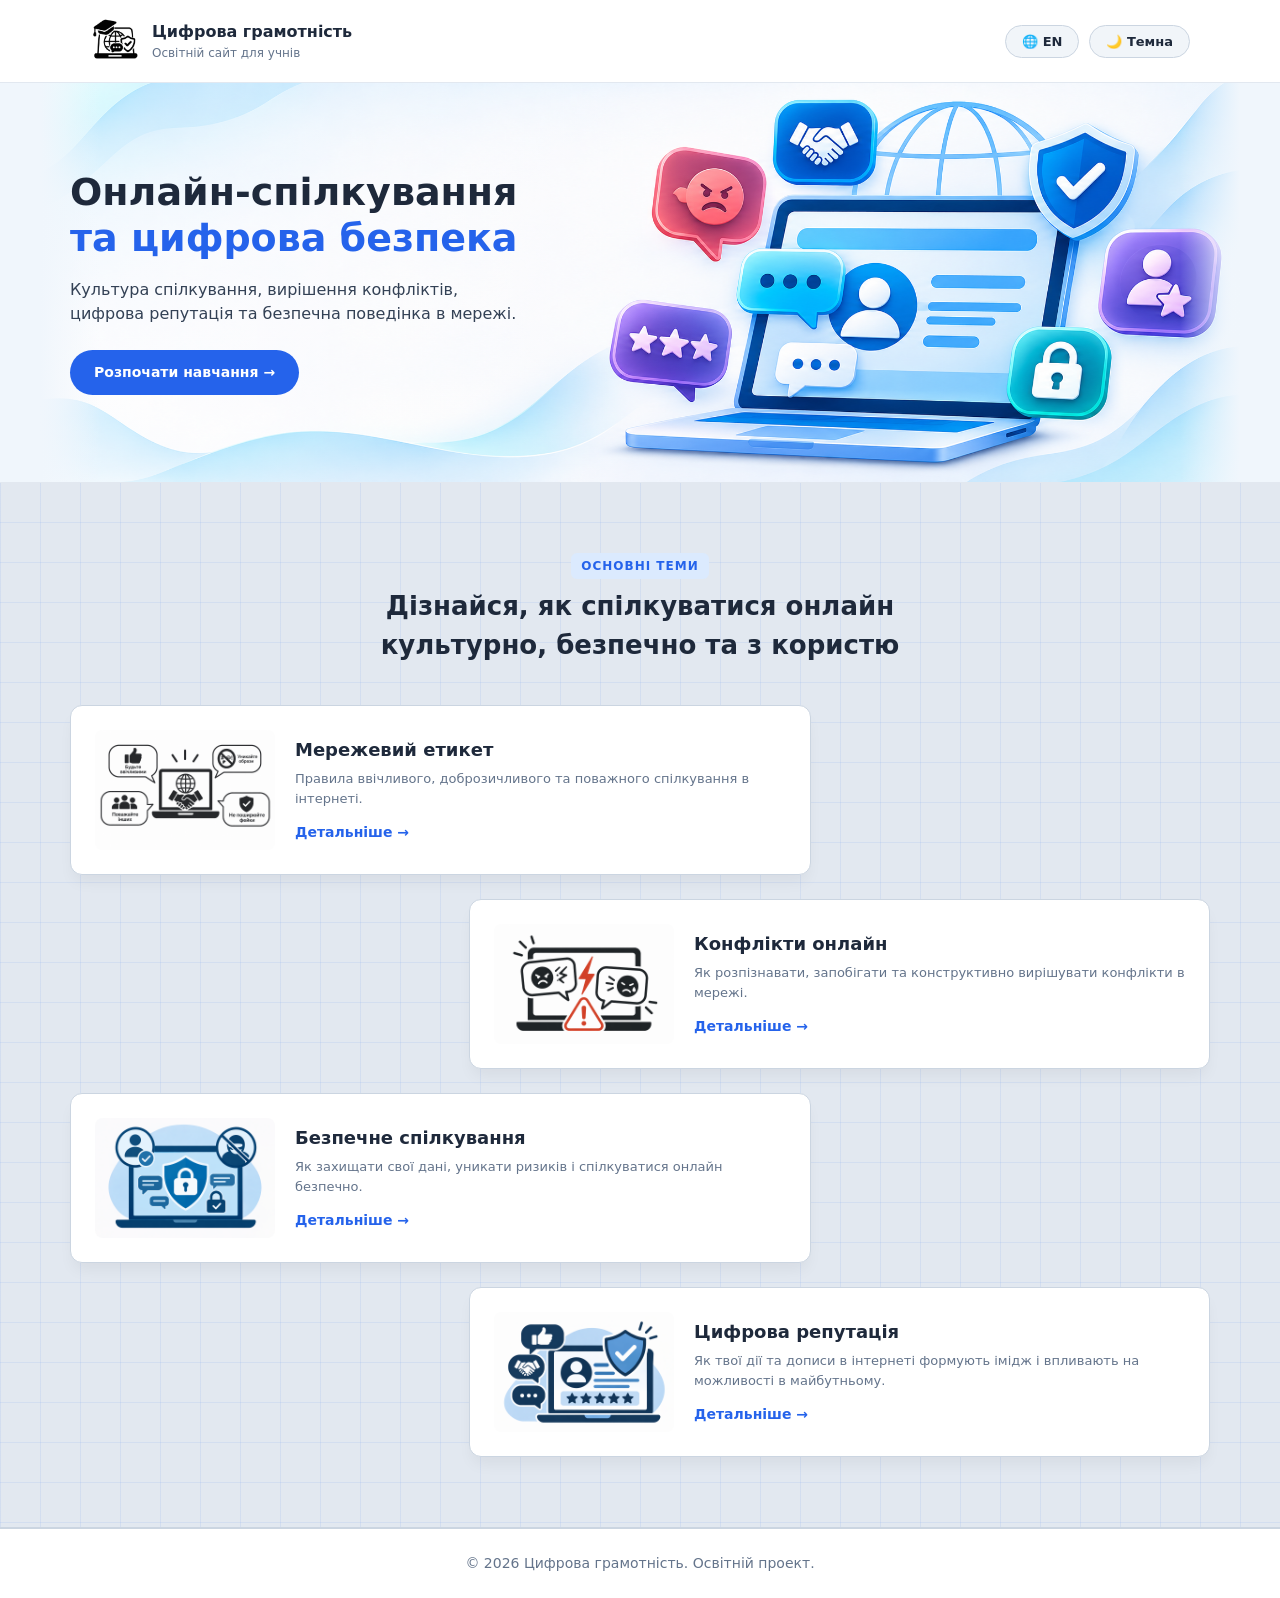
<file: main.html>
<!DOCTYPE html>
<html lang="uk">
<head>
  <meta charset="UTF-8">
  <meta name="viewport" content="width=device-width, initial-scale=1.0">
  <title>Цифрова грамотність</title>
  <link rel="stylesheet" href="coch.css">
</head>

<body id="top">

  <!-- Шапка сайта -->
  <header class="header">
    <div class="header-container">

      <a href="main.html#top" class="logo">

        <img src="photos/light-logo.png" data-light="photos/light-logo.png" data-dark="photos/logo.png"
             alt="Логотип"
             class="logo-icon">

        <div class="logo-text">
          <span class="logo-title" data-i18n="logoTitle">
            Цифрова грамотність
          </span>

          <span class="logo-subtitle" data-i18n="logoSubtitle">
            Освітній сайт для учнів
          </span>
        </div>

      </a>

      <div class="header-actions">

        <button id="lang-toggle" class="theme-btn">
          🌐 EN
        </button>

        <button id="theme-toggle" class="theme-btn">
          🌙 Темна
        </button>

      </div>

    </div>
  </header>

  <main>

    <!-- Главная секция с баннером -->
    <section class="hero hero-banner">

      <div class="hero-container">

        <div class="hero-content">

          <h1 class="hero-title">

            <span data-i18n="heroTitle1">
              Онлайн-спілкування
            </span>

            <br>

            <span class="highlight" data-i18n="heroTitle2">
              та цифрова безпека
            </span>

          </h1>

          <p class="hero-description" data-i18n="heroDesc">
            Культура спілкування, вирішення конфліктів,
            цифрова репутація та безпечна поведінка в мережі.
          </p>

          <a href="#topics"
             class="btn btn-primary"
             data-i18n="heroBtn">
            Розпочати навчання →
          </a>

        </div>

      </div>

    </section>

    <!-- Основные темы -->
    <section class="topics-section" id="topics">

      <div class="section-badge" data-i18n="topicsBadge">
        ОСНОВНІ ТЕМИ
      </div>

      <h2 class="section-title">

        <span data-i18n="topicsTitle1">
          Дізнайся, як спілкуватися онлайн
        </span>

        <br>

        <span data-i18n="topicsTitle2">
          культурно, безпечно та з користю
        </span>

      </h2>

      <div class="cards-grid">

        <!-- Карточка 1 -->
        <div class="card card-1">

          <div class="card-media-placeholder">

            <img src="photos/et2.png" data-light="photos/et2.png" data-dark="photos/et-dark.png"
                 alt="Мережевий етикет">

          </div>

          <div class="card-content">

            <h3 data-i18n="card1Title">
              Мережевий етикет
            </h3>

            <p data-i18n="card1Desc">
              Правила ввічливого, доброзичливого та
              поважного спілкування в інтернеті.
            </p>

            <a href="#"
               class="card-link"
               data-i18n="cardLink">
              Детальніше →
            </a>

          </div>

        </div>

        <!-- Карточка 2 -->
        <div class="card card-2">

          <div class="card-media-placeholder">

            <img src="photos/conf2.png" data-light="photos/conf2.png" data-dark="photos/conf-dark.png"
                 alt="Конфлікти онлайн">

          </div>

          <div class="card-content">

            <h3 data-i18n="card2Title">
              Конфлікти онлайн
            </h3>

            <p data-i18n="card2Desc">
              Як розпізнавати, запобігати та конструктивно
              вирішувати конфлікти в мережі.
            </p>

            <a href="conflict.html"
               class="card-link"
               data-i18n="cardLink">
              Детальніше →
            </a>

          </div>

        </div>

        <!-- Карточка 3 -->
        <div class="card card-3">

          <div class="card-media-placeholder">

            <img src="photos/sc2.png" data-light="photos/sc2.png" data-dark="photos/sc-dark.png"
                 alt="Безпечне спілкування">

          </div>

          <div class="card-content">

            <h3 data-i18n="card3Title">
              Безпечне спілкування
            </h3>

            <p data-i18n="card3Desc">
              Як захищати свої дані, уникати ризиків
              і спілкуватися онлайн безпечно.
            </p>

            <a href="#"
               class="card-link"
               data-i18n="cardLink">
              Детальніше →
            </a>

          </div>

        </div>

        <!-- Карточка 4 -->
        <div class="card card-4">

          <div class="card-media-placeholder">

            <img src="photos/rep1.png" data-light="photos/rep1.png" data-dark="photos/rep-dark.png"
                 alt="Цифрова репутація">

          </div>

          <div class="card-content">

            <h3 data-i18n="card4Title">
              Цифрова репутація
            </h3>

            <p data-i18n="card4Desc">
              Як твої дії та дописи в інтернеті формують
              імідж і впливають на можливості в майбутньому.
            </p>

            <a href="#"
               class="card-link"
               data-i18n="cardLink">
              Детальніше →
            </a>

          </div>

        </div>

      </div>

    </section>

  </main>

  <!-- Подвал сайта -->
  <footer class="footer">

    <div class="footer-container">

      <p data-i18n="footerText">
        © 2026 Цифрова грамотність. Освітній проект.
      </p>

    </div>

  </footer>

  <!-- Переключение языка и темы -->
  <script>

    const translations = {

      uk: {

        pageTitle: "Цифрова грамотність",

        logoTitle: "Цифрова грамотність",
        logoSubtitle: "Освітній сайт для учнів",

        heroTitle1: "Онлайн-спілкування",
        heroTitle2: "та цифрова безпека",

        heroDesc: "Культура спілкування, вирішення конфліктів, цифрова репутація та безпечна поведінка в мережі.",

        heroBtn: "Розпочати навчання →",

        topicsBadge: "ОСНОВНІ ТЕМИ",

        topicsTitle1: "Дізнайся, як спілкуватися онлайн",
        topicsTitle2: "культурно, безпечно та з користю",

        card1Title: "Мережевий етикет",
        card1Desc: "Правила ввічливого, доброзичливого та поважного спілкування в інтернеті.",

        card2Title: "Конфлікти онлайн",
        card2Desc: "Як розпізнавати, запобігати та конструктивно вирішувати конфлікти в мережі.",

        card3Title: "Безпечне спілкування",
        card3Desc: "Як захищати свої дані, уникати ризиків і спілкуватися онлайн безпечно.",

        card4Title: "Цифрова репутація",
        card4Desc: "Як твої дії та дописи в інтернеті формують імідж і впливають на можливості в майбутньому.",

        cardLink: "Детальніше →",

        footerText: "© 2026 Цифрова грамотність. Освітній проект.",

        themeDark: "🌙 Темна",
        themeLight: "☀️ Світла",

        langBtn: "🌐 EN"

      },

      en: {

        pageTitle: "Digital Literacy",

        logoTitle: "Digital Literacy",
        logoSubtitle: "Educational site for students",

        heroTitle1: "Online Communication",
        heroTitle2: "& Digital Safety",

        heroDesc: "Communication culture, conflict resolution, digital reputation, and safe online behavior.",

        heroBtn: "Start Learning →",

        topicsBadge: "MAIN TOPICS",

        topicsTitle1: "Learn how to communicate online",
        topicsTitle2: "politely, safely, and effectively",

        card1Title: "Netiquette",
        card1Desc: "Rules for polite, friendly, and respectful communication on the internet.",

        card2Title: "Online Conflicts",
        card2Desc: "How to recognize, prevent, and constructively resolve conflicts online.",

        card3Title: "Safe Communication",
        card3Desc: "How to protect your data, avoid risks, and communicate safely online.",

        card4Title: "Digital Reputation",
        card4Desc: "How your online actions and posts shape your image and affect future opportunities.",

        cardLink: "Learn more →",

        footerText: "© 2026 Digital Literacy. Educational project.",

        themeDark: "🌙 Dark",
        themeLight: "☀️ Light",

        langBtn: "🌐 UA"

      }

    };

    const themeToggleBtn = document.getElementById("theme-toggle");
    const langToggleBtn = document.getElementById("lang-toggle");
    const themeImages = document.querySelectorAll("img[data-light][data-dark]");

    let currentLang = localStorage.getItem("lang") || "uk";
    let isDark = localStorage.getItem("theme") === "dark";

    if (!translations[currentLang]) {
      currentLang = "uk";
    }

    // Обновление темы и всех изображений
    function updateThemeUI() {
      document.body.classList.toggle("dark-theme", isDark);
      themeToggleBtn.textContent = isDark
        ? translations[currentLang].themeLight
        : translations[currentLang].themeDark;
      themeImages.forEach(img => {
        img.src = isDark ? img.dataset.dark : img.dataset.light;
      });
    }

    // Обновление языка
    function updateLanguageUI() {

      document.documentElement.lang = currentLang;

      document.title = translations[currentLang].pageTitle;

      langToggleBtn.textContent =
        translations[currentLang].langBtn;

      document.querySelectorAll("[data-i18n]").forEach(el => {

        const key = el.getAttribute("data-i18n");

        if (translations[currentLang][key]) {

          el.textContent = translations[currentLang][key];

        }

      });

      updateThemeUI();

    }

    // Переключение темы
    themeToggleBtn.addEventListener("click", () => {

      isDark = !isDark;

      localStorage.setItem(
        "theme",
        isDark ? "dark" : "light"
      );

      updateThemeUI();

    });

    // Переключение языка
    langToggleBtn.addEventListener("click", () => {

      currentLang = currentLang === "uk" ? "en" : "uk";

      localStorage.setItem("lang", currentLang);

      updateLanguageUI();

    });

    // Прокрутка вверх при нажатии на логотип
    document.querySelector(".logo").addEventListener("click", event => {

      event.preventDefault();

      window.scrollTo({
        top: 0,
        behavior: "smooth"
      });

      history.replaceState(null, "", "#top");

    });

    // Запуск при загрузке страницы
    updateLanguageUI();

  </script>

</body>
</html>
</file>
<file: coch.css>
/* ================= ОСНОВНЫЕ НАСТРОЙКИ ================= */

* {
  box-sizing: border-box;
  margin: 0;
  padding: 0;
  font-family: system-ui, -apple-system, BlinkMacSystemFont,
    "Segoe UI", Roboto, sans-serif;
}

html {
  scroll-behavior: smooth;
}

body {
  background-color: #f0f4f8;
  color: #2d3748;
  line-height: 1.5;
  transition: background-color 0.3s, color 0.3s;
}

/* ================= ШАПКА САЙТА ================= */

.header {
  background: #ffffff;
  border-bottom: 1px solid #e2e8f0;
  position: sticky;
  top: 0;
  z-index: 100;
  transition: background 0.3s, border-color 0.3s;
}

.header-container {
  width: 100%;
  max-width: 1140px;
  margin: 0 auto;
  padding: 16px 20px;
  display: flex;
  align-items: center;
  justify-content: space-between;
}

/* ================= ЛОГОТИП ================= */

.logo {
  display: flex;
  align-items: center;
  gap: 12px;
  text-decoration: none;
  color: inherit;
  cursor: pointer;
  transition: opacity 0.2s;
}

.logo:hover {
  opacity: 0.8;
}

.logo-icon {
  width: 50px;
  height: 50px;
  object-fit: contain;
  border-radius: 10px;
  flex-shrink: 0;
}

/* Светлый логотип */

body:not(.dark-theme) .logo-icon {
  content: url("photos/light-logo.png");
  filter: invert(1);
}

/* Темный логотип */

body.dark-theme .logo-icon {
  content: url("photos/logo.png");
  filter: none;
}

.logo-icon-placeholder {
  width: 40px;
  height: 40px;
  background-color: #2563eb;
  border-radius: 50%;
  flex-shrink: 0;
}

.logo-title {
  display: block;
  font-weight: 700;
  font-size: 16px;
  color: #1e293b;
  transition: color 0.3s;
}

.logo-subtitle {
  display: block;
  font-size: 12px;
  color: #64748b;
}

.header-actions {
  display: flex;
  align-items: center;
  gap: 10px;
}

/* ================= КНОПКИ ================= */

.theme-btn {
  background: #f1f5f9;
  border: 1px solid #cbd5e1;
  padding: 8px 16px;
  border-radius: 20px;
  font-size: 13px;
  font-weight: 600;
  cursor: pointer;
  color: #1e293b;
  transition: background 0.2s, border-color 0.2s;
}

.theme-btn:hover {
  background: #e2e8f0;
}

.btn {
  display: inline-block;
  padding: 10px 20px;
  border-radius: 24px;
  font-size: 14px;
  font-weight: 600;
  cursor: pointer;
  border: none;
  text-decoration: none;
  transition: background-color 0.2s, transform 0.2s;
}

.btn:hover {
  transform: translateY(-2px);
}

.btn-primary {
  background-color: #2563eb;
  color: #ffffff;
}

.btn-primary:hover {
  background-color: #1d4ed8;
}

/* ================= ГЛАВНАЯ СЕКЦИЯ ================= */

.hero {
  padding: 60px 20px;
  background-color: #ffffff;
  border-bottom: 1px solid #e2e8f0;
  transition: background-color 0.3s, border-color 0.3s;
}

.hero-container {
  width: 100%;
  max-width: 1140px;
  margin: 0 auto;
  display: flex;
  align-items: center;
  gap: 40px;
}

.hero-content {
  flex: 1;
  min-width: 0;
}

.hero-title {
  font-size: 38px;
  font-weight: 800;
  line-height: 1.2;
  color: #1e293b;
  margin-bottom: 16px;
  transition: color 0.3s;
}

.highlight {
  color: #2563eb;
}

.hero-description {
  font-size: 16px;
  color: #475569;
  margin-bottom: 24px;
  max-width: 480px;
  transition: color 0.3s;
}

/* ================= ГЛАВНЫЙ БАННЕР ================= */

.hero.hero-banner {
  position: relative;
  isolation: isolate;
  width: 100%;

  height: auto;
  min-height: 400px;
  max-height: none;

  aspect-ratio: auto;
  padding: 40px 20px;

  background-color: #f0f6fc;
  background-image: none;

  display: flex;
  align-items: center;
  justify-content: center;

  overflow: hidden;
}

/* Изображение баннера ограничено по ширине */

.hero.hero-banner::before {
  content: "";
  position: absolute;

  top: 0;
  bottom: 0;
  left: 50%;

  transform: translateX(-50%);

  width: 100%;
  max-width: 1200px;

  z-index: -1;

  background-image:
    linear-gradient(
      90deg,
      rgba(255, 255, 255, 0.45) 0%,
      rgba(255, 255, 255, 0.20) 30%,
      rgba(255, 255, 255, 0) 55%,
      rgba(255, 255, 255, 0) 100%
    ),
    url("photos/light-banner.png");

  background-size: cover;
  background-position: center;
  background-repeat: no-repeat;
}

/* Плавный переход по краям баннера */

.hero.hero-banner::after {
  content: "";
  position: absolute;

  top: 0;
  bottom: 0;
  left: 50%;

  transform: translateX(-50%);

  width: 100%;
  max-width: 1200px;

  z-index: -1;
  pointer-events: none;

  background: linear-gradient(
    90deg,
    #f0f6fc 0%,
    transparent 5%,
    transparent 95%,
    #f0f6fc 100%
  );
}

/* Контейнер текста баннера */

.hero-banner .hero-container {
  position: relative;

  width: 100%;
  max-width: 1140px;
  margin: 0 auto;

  display: flex;
  align-items: center;
  justify-content: flex-start;
}

.hero-banner .hero-content {
  width: 100%;
  max-width: 520px;
}

.hero-banner .hero-title {
  font-size: 38px;
  line-height: 1.2;
  color: #1e293b;
  margin-bottom: 16px;
}

.hero-banner .highlight {
  color: #2563eb;
}

.hero-banner .hero-description {
  font-size: 16px;
  color: #334155;
  max-width: 460px;
  margin-bottom: 24px;
}

.hero-banner .btn-primary {
  padding: 12px 24px;
}

/* ================= ДОПОЛНИТЕЛЬНЫЕ ИЗОБРАЖЕНИЯ ================= */

.hero-image-placeholder {
  flex: 1;
  width: 100%;
  min-width: 0;
  height: auto;

  border: none;
  border-radius: 16px;
  background: transparent;
  overflow: hidden;

  display: flex;
  align-items: center;
  justify-content: center;
}

.hero-image-placeholder img {
  width: 100%;
  height: auto;
  display: block;
  object-fit: contain;
  border-radius: 16px;
}

/* ================= ОСНОВНЫЕ ТЕМЫ ================= */

.topics-section {
  width: 100%;
  padding: 70px 20px;
  margin: 0 auto;
  text-align: center;

  background-color: #e2e8f0;

  background-image:
    linear-gradient(
      90deg,
      rgba(37, 99, 235, 0.08) 1px,
      transparent 1px
    ),
    linear-gradient(
      0deg,
      rgba(37, 99, 235, 0.08) 1px,
      transparent 1px
    );

  background-size: 40px 40px;

  border-bottom: 1px solid #cbd5e1;
  scroll-margin-top: 90px;

  transition:
    background-color 0.3s,
    border-color 0.3s;
}

.section-badge {
  display: inline-block;
  font-size: 12px;
  font-weight: 700;
  color: #2563eb;
  letter-spacing: 1px;

  margin-bottom: 8px;
  background: #dbeafe;
  padding: 4px 10px;
  border-radius: 6px;
}

.section-title {
  font-size: 26px;
  color: #1e293b;
  margin-bottom: 40px;
  transition: color 0.3s;
}

/* ================= КАРТОЧКИ ================= */

.cards-grid {
  width: 100%;
  max-width: 1140px;
  margin: 0 auto;

  display: flex;
  flex-direction: column;
  gap: 24px;
}

.card {
  background: #ffffff;
  border: 1px solid #cbd5e1;
  border-radius: 12px;
  padding: 24px;

  display: flex;
  align-items: center;
  gap: 20px;

  text-align: left;
  width: 65%;

  box-shadow:
    0 10px 15px -3px rgba(0, 0, 0, 0.05);

  transition:
    transform 0.2s,
    background 0.3s,
    border-color 0.3s,
    box-shadow 0.2s;
}

.card:hover {
  transform: translateY(-3px);

  box-shadow:
    0 15px 25px -5px rgba(0, 0, 0, 0.1);
}

/* Расположение карточек лесенкой */

.card:nth-child(odd) {
  align-self: flex-start;
}

.card:nth-child(even) {
  align-self: flex-end;
}

/* ================= ФОТОГРАФИИ КАРТОЧЕК ================= */

.card-media-placeholder {
  width: 180px;
  height: 120px;

  border: none;
  border-radius: 8px;
  background: #ffffff;

  overflow: hidden;

  display: flex;
  align-items: center;
  justify-content: center;

  flex-shrink: 0;
}

.card-media-placeholder img {
  width: 100%;
  height: 100%;
  object-fit: contain;
  display: block;
}

/* ================= СВЕТЛЫЕ ФОТОГРАФИИ ================= */

/* Мережевий етикет */

body:not(.dark-theme) .card-1 img {
  content: url("photos/et2.png");
}

/* Конфлікти онлайн */

body:not(.dark-theme) .card-2 img {
  content: url("photos/conf2.png");
}

/* Безпечне спілкування */

body:not(.dark-theme) .card-3 img {
  content: url("photos/sc2.png");
}

/* Цифрова репутація */

body:not(.dark-theme) .card-4 img {
  content: url("photos/rep1.png");
}

/* ================= ТЕМНЫЕ ФОТОГРАФИИ ================= */

body.dark-theme .card-1 img {
  content: url("photos/et-dark.png");
}

body.dark-theme .card-2 img {
  content: url("photos/conf-dark.png");
}

body.dark-theme .card-3 img {
  content: url("photos/sc-dark.png");
}

body.dark-theme .card-4 img {
  content: url("photos/rep-dark.png");
}

/* ================= ТЕКСТ КАРТОЧЕК ================= */

.card-content {
  flex: 1;
  min-width: 0;
}

.card-content h3 {
  font-size: 18px;
  color: #1e293b;
  margin-bottom: 6px;
  transition: color 0.3s;
}

.card-content p {
  font-size: 13px;
  color: #64748b;
  margin-bottom: 12px;
  transition: color 0.3s;
}

.card-link {
  color: #2563eb;
  font-size: 14px;
  font-weight: 600;
  text-decoration: none;
}

.card-link:hover {
  text-decoration: underline;
}

/* ================= СВЕТЛЫЙ ФУТЕР ================= */

.footer {
  background: #ffffff;
  color: #64748b;

  border-top: 1px solid #cbd5e1;

  text-align: center;
  padding: 24px;
  font-size: 14px;

  transition:
    background 0.3s,
    color 0.3s,
    border-color 0.3s;
}

.footer-container {
  max-width: 1140px;
  margin: 0 auto;
}

/* ================= ТЕМНАЯ ТЕМА ================= */

body.dark-theme {
  background-color: #0f172a;
  color: #f1f5f9;
}

/* Темная шапка */

body.dark-theme .header {
  background: #1e293b;
  border-color: #334155;
}

/* Темные кнопки */

body.dark-theme .theme-btn {
  background: #334155;
  border-color: #475569;
  color: #f1f5f9;
}

body.dark-theme .theme-btn:hover {
  background: #475569;
}

/* Цвета текста */

body.dark-theme .logo-title,
body.dark-theme .hero-title,
body.dark-theme .section-title,
body.dark-theme .card-content h3 {
  color: #f8fafc;
}

body.dark-theme .logo-subtitle,
body.dark-theme .hero-description,
body.dark-theme .card-content p {
  color: #94a3b8;
}

body.dark-theme .highlight {
  color: #60a5fa;
}

/* ================= ТЕМНАЯ ГЛАВНАЯ СЕКЦИЯ ================= */

body.dark-theme .hero {
  background-color: #1e293b;
  border-color: #334155;
}

/* ================= ТЕМНЫЙ БАННЕР ================= */

body.dark-theme .hero.hero-banner {
  background-color: #06182f;
  background-image: none;
}

/* Затемнение только слева */

body.dark-theme .hero.hero-banner::before {
  background-image:
    linear-gradient(
      90deg,
      rgba(0, 0, 0, 0.35) 0%,
      rgba(0, 0, 0, 0.20) 25%,
      rgba(0, 0, 0, 0.08) 40%,
      rgba(0, 0, 0, 0) 55%,
      rgba(0, 0, 0, 0) 100%
    ),
    url("photos/banner.jpg");

  background-size: cover;
  background-position: center;
  background-repeat: no-repeat;
}

/* Плавные края темного баннера */

body.dark-theme .hero.hero-banner::after {
  background: linear-gradient(
    90deg,
    #06182f 0%,
    transparent 5%,
    transparent 95%,
    #06182f 100%
  );
}

/* Текст темного баннера */

body.dark-theme .hero-banner .hero-title {
  color: #ffffff;
}

body.dark-theme .hero-banner .highlight {
  color: #60a5fa;
}

body.dark-theme .hero-banner .hero-description {
  color: #cbd5e1;
}

body.dark-theme .hero-image-placeholder {
  background: transparent;
}

body.dark-theme .card-media-placeholder {
  background: #080e1a;
}

/* ================= ТЕМНЫЙ ФОН ОСНОВНЫХ ТЕМ ================= */

body.dark-theme .topics-section {
  background-color: #111827;

  background-image:
    linear-gradient(
      90deg,
      rgba(59, 130, 246, 0.06) 1px,
      transparent 1px
    ),
    linear-gradient(
      0deg,
      rgba(59, 130, 246, 0.06) 1px,
      transparent 1px
    );

  background-size: 40px 40px;
  border-color: #334155;
}

/* ================= ТЕМНЫЕ КАРТОЧКИ ================= */

body.dark-theme .card {
  background: #1e293b;
  border-color: #334155;

  box-shadow:
    0 10px 15px -3px rgba(0, 0, 0, 0.2);
}

body.dark-theme .card:hover {
  box-shadow:
    0 15px 25px -5px rgba(0, 0, 0, 0.35);
}

body.dark-theme .card-link {
  color: #60a5fa;
}

body.dark-theme .section-badge {
  background: #1e3a5f;
  color: #93c5fd;
}

/* ================= ТЕМНЫЙ ФУТЕР ================= */

body.dark-theme .footer {
  background: #0b0f19;
  color: #94a3b8;
  border-top: 1px solid #334155;
}

/* ================= АДАПТИВНОСТЬ ================= */

@media (max-width: 900px) {

  .hero-container {
    flex-direction: column;
    align-items: flex-start;
  }

  .hero-content {
    width: 100%;
  }

  .hero-image-placeholder {
    width: 100%;
  }

  .hero.hero-banner {
    min-height: 340px;
    padding: 40px 20px;
  }

  .hero-banner .hero-container {
    align-items: flex-start;
  }

  .hero-banner .hero-content {
    max-width: 420px;
  }

  .hero-banner .hero-title {
    font-size: 32px;
  }

  .hero-banner .hero-description {
    font-size: 14px;
    max-width: 360px;
  }

  .card {
    width: 100%;
  }

}

/* ================= МОБИЛЬНАЯ ВЕРСИЯ ================= */

@media (max-width: 480px) {

  .header-container {
    flex-wrap: wrap;
    gap: 12px;
  }

  .logo-icon {
    width: 40px;
    height: 40px;
  }

  .logo-title {
    font-size: 14px;
  }

  .logo-subtitle {
    font-size: 11px;
  }

  .theme-btn {
    padding: 6px 12px;
    font-size: 12px;
  }

  .hero {
    padding: 30px 15px;
  }

  .hero-title {
    font-size: 28px;
  }

  .hero-container {
    gap: 24px;
  }

  .hero.hero-banner {
    min-height: 350px;
    padding: 30px 15px 140px;
  }

  .hero.hero-banner::before,
  body.dark-theme .hero.hero-banner::before {
    background-size: 100% 100%, 100% auto;
    background-position: center, center bottom;
  }

  .hero.hero-banner::after,
  body.dark-theme .hero.hero-banner::after {
    display: none;
  }

  .hero-banner .hero-content {
    max-width: 100%;
  }

  .hero-banner .hero-title {
    font-size: 28px;
    margin-bottom: 12px;
  }

  .hero-banner .hero-description {
    font-size: 14px;
    margin-bottom: 18px;
  }

  .hero-banner .btn-primary {
    padding: 10px 20px;
    font-size: 13px;
  }

  .topics-section {
    padding: 40px 15px;
  }

  .section-title {
    font-size: 22px;
  }

  .card {
    flex-direction: column;
    align-items: flex-start;
    padding: 16px;
  }

  .card-media-placeholder {
    width: 100%;
    height: auto;
    aspect-ratio: 3 / 2;
  }

  .card-content {
    width: 100%;
  }

}
</file>
